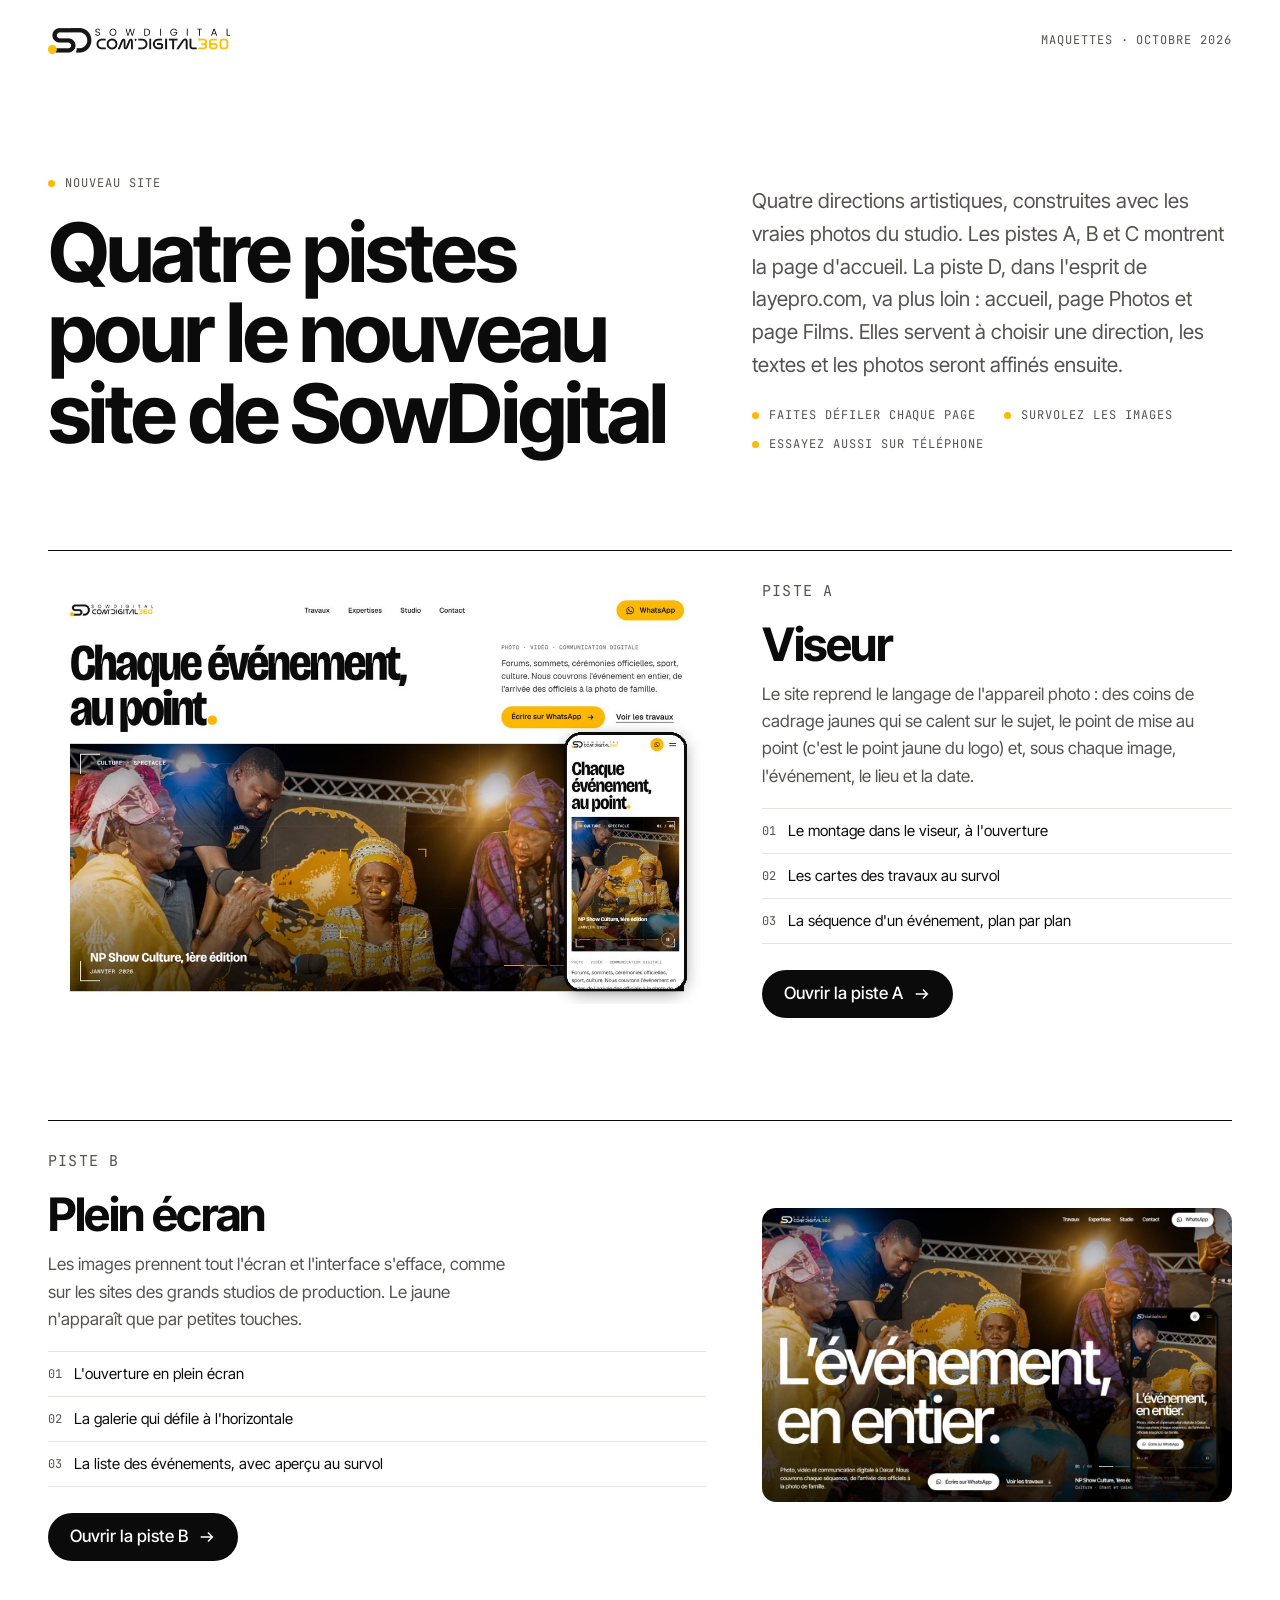
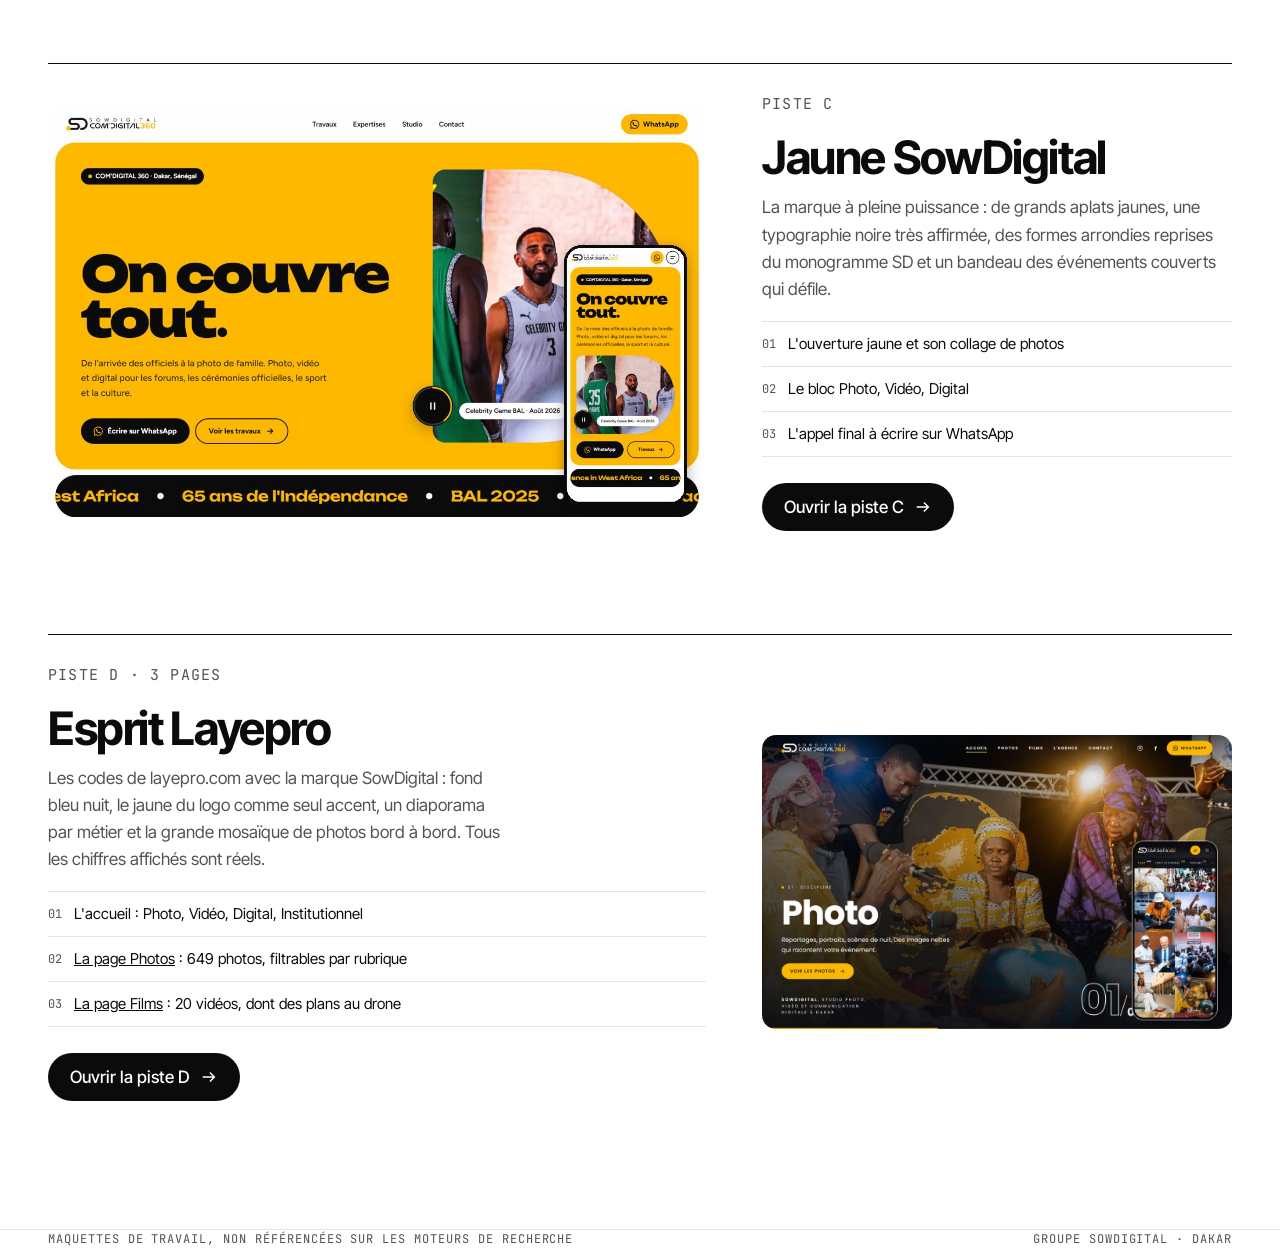
<file: index.html>
<!doctype html>
<html lang="fr">
<head>
<meta charset="utf-8">
<meta name="viewport" content="width=device-width, initial-scale=1">
<meta name="robots" content="noindex, nofollow">
<title>SowDigital · Quatre pistes pour le nouveau site</title>
<meta name="description" content="Quatre directions artistiques pour le nouveau site de SowDigital, construites avec les vraies photos du studio.">
<link rel="icon" href="brand/favicon-32.png" sizes="32x32" type="image/png">
<link rel="apple-touch-icon" href="brand/apple-touch-icon.png">
<link rel="preconnect" href="https://fonts.googleapis.com">
<link rel="preconnect" href="https://fonts.gstatic.com" crossorigin>
<link href="https://fonts.googleapis.com/css2?family=Inter+Tight:wght@400;500;600;700&family=JetBrains+Mono:wght@400;500&display=swap" rel="stylesheet">
<style>
  :root { --ink:#0b0b0b; --ink-2:#55534e; --line:#e6e4df; --bg:#ffffff; --bg-2:#f6f5f2; --sun:#ffb800; }
  * { box-sizing: border-box; }
  html { -webkit-text-size-adjust: 100%; }
  body { margin: 0; background: var(--bg); color: var(--ink); font: 400 17px/1.6 "Inter Tight", system-ui, sans-serif; -webkit-font-smoothing: antialiased; }
  img { display: block; max-width: 100%; height: auto; }
  a { color: inherit; }
  :focus-visible { outline: 2px solid var(--ink); outline-offset: 3px; }
  .wrap { width: 100%; max-width: 1280px; margin: 0 auto; padding: 0 clamp(20px, 4vw, 48px); }
  .mono { font-family: "JetBrains Mono", ui-monospace, monospace; font-size: 12px; letter-spacing: .08em; text-transform: uppercase; color: var(--ink-2); }
  .dot { display: inline-block; width: .6em; height: .6em; border-radius: 50%; background: var(--sun); }
  header.top { display: flex; align-items: center; justify-content: space-between; gap: 16px; padding-top: 28px; }
  header.top img { height: 26px; width: auto; }
  .intro { padding: clamp(56px, 10vw, 120px) 0 clamp(48px, 8vw, 96px); display: grid; gap: 32px; }
  h1 { margin: 0; font-weight: 700; font-size: clamp(40px, 6.4vw, 92px); line-height: .98; letter-spacing: -.035em; max-width: 13ch; text-wrap: balance; }
  .lead { margin: 0; font-size: clamp(18px, 1.6vw, 21px); color: var(--ink-2); max-width: 58ch; text-wrap: pretty; }
  .how { display: flex; flex-wrap: wrap; gap: 10px 28px; margin: 0; padding: 0; list-style: none; }
  .how li { display: flex; align-items: center; gap: 10px; }
  .pistes { display: grid; gap: clamp(56px, 8vw, 104px); padding-bottom: clamp(64px, 10vw, 128px); }
  .piste { display: grid; gap: 28px; align-items: center; border-top: 1px solid var(--ink); padding-top: 28px; }
  .shot { position: relative; display: block; overflow: hidden; border-radius: 14px; background: var(--bg-2); aspect-ratio: 1200 / 750; }
  .shot img { width: 100%; height: 100%; object-fit: cover; transition: transform 1.2s cubic-bezier(.16,1,.3,1); }
  .shot:hover img { transform: scale(1.02); }
  .letter { font-size: clamp(14px, 1.2vw, 15px); }
  h2 { margin: 10px 0 14px; font-weight: 700; font-size: clamp(32px, 3.6vw, 52px); line-height: 1; letter-spacing: -.03em; }
  .piste p { margin: 0 0 18px; color: var(--ink-2); max-width: 46ch; }
  .look { margin: 0 0 26px; padding: 0; list-style: none; border-top: 1px solid var(--line); }
  .look li { padding: 10px 0; border-bottom: 1px solid var(--line); font-size: 15px; display: flex; gap: 12px; }
  .look li span { color: var(--ink-2); font-family: "JetBrains Mono", monospace; font-size: 12px; padding-top: 3px; }
  .btn { display: inline-flex; align-items: center; gap: 10px; min-height: 48px; padding: 0 22px; border-radius: 999px; background: var(--ink); color: #fff; text-decoration: none; font-weight: 500; transition: background-color .3s, color .3s; }
  .btn:hover { background: var(--sun); color: var(--ink); }
  .btn svg { transition: transform .3s; }
  .btn:hover svg { transform: translateX(3px); }
  footer { border-top: 1px solid var(--line); padding: 28px 0 40px; display: flex; flex-wrap: wrap; gap: 12px 32px; justify-content: space-between; }
  @media (min-width: 900px) {
    .intro { grid-template-columns: 7fr 5fr; align-items: end; }
    .piste { grid-template-columns: 7fr 5fr; gap: 56px; }
    .piste:nth-child(even) .shot { order: 2; }
  }
  @media (prefers-reduced-motion: reduce) { * { transition: none !important; } }
</style>
</head>
<body>
<header class="wrap top">
  <img src="brand/logo-dark.png" width="720" height="103" alt="SowDigital">
  <span class="mono">Maquettes · octobre 2026</span>
</header>

<main class="wrap">
  <section class="intro" aria-labelledby="titre">
    <div>
      <p class="mono" style="display:flex;align-items:center;gap:10px;margin:0 0 20px"><span class="dot" aria-hidden="true"></span>Nouveau site</p>
      <h1 id="titre">Quatre pistes pour le nouveau site de SowDigital</h1>
    </div>
    <div style="display:grid;gap:24px">
      <p class="lead">Quatre directions artistiques, construites avec les vraies photos du studio. Les pistes A, B et C montrent la page d'accueil. La piste D, dans l'esprit de layepro.com, va plus loin : accueil, page Photos et page Films. Elles servent à choisir une direction, les textes et les photos seront affinés ensuite.</p>
      <ul class="how mono">
        <li><span class="dot" aria-hidden="true"></span>Faites défiler chaque page</li>
        <li><span class="dot" aria-hidden="true"></span>Survolez les images</li>
        <li><span class="dot" aria-hidden="true"></span>Essayez aussi sur téléphone</li>
      </ul>
    </div>
  </section>

  <div class="pistes">
    <article class="piste" aria-labelledby="pa">
      <a class="shot" href="a-viseur/" tabindex="-1" aria-hidden="true"><img src="apercus/a-viseur.jpg" width="1200" height="750" alt=""></a>
      <div>
        <p class="mono letter">Piste A</p>
        <h2 id="pa">Viseur</h2>
        <p>Le site reprend le langage de l'appareil photo : des coins de cadrage jaunes qui se calent sur le sujet, le point de mise au point (c'est le point jaune du logo) et, sous chaque image, l'événement, le lieu et la date.</p>
        <ul class="look">
          <li><span>01</span>Le montage dans le viseur, à l'ouverture</li>
          <li><span>02</span>Les cartes des travaux au survol</li>
          <li><span>03</span>La séquence d'un événement, plan par plan</li>
        </ul>
        <a class="btn" href="a-viseur/">Ouvrir la piste A <svg width="18" height="18" viewBox="0 0 20 20" fill="none" stroke="currentColor" stroke-width="1.6" aria-hidden="true"><path d="M3 10h13M11 5l5 5-5 5"/></svg></a>
      </div>
    </article>

    <article class="piste" aria-labelledby="pb">
      <a class="shot" href="b-plein-ecran/" tabindex="-1" aria-hidden="true"><img src="apercus/b-plein-ecran.jpg" width="1200" height="750" alt="" loading="lazy"></a>
      <div>
        <p class="mono letter">Piste B</p>
        <h2 id="pb">Plein écran</h2>
        <p>Les images prennent tout l'écran et l'interface s'efface, comme sur les sites des grands studios de production. Le jaune n'apparaît que par petites touches.</p>
        <ul class="look">
          <li><span>01</span>L'ouverture en plein écran</li>
          <li><span>02</span>La galerie qui défile à l'horizontale</li>
          <li><span>03</span>La liste des événements, avec aperçu au survol</li>
        </ul>
        <a class="btn" href="b-plein-ecran/">Ouvrir la piste B <svg width="18" height="18" viewBox="0 0 20 20" fill="none" stroke="currentColor" stroke-width="1.6" aria-hidden="true"><path d="M3 10h13M11 5l5 5-5 5"/></svg></a>
      </div>
    </article>

    <article class="piste" aria-labelledby="pc">
      <a class="shot" href="c-jaune/" tabindex="-1" aria-hidden="true"><img src="apercus/c-jaune.jpg" width="1200" height="750" alt="" loading="lazy"></a>
      <div>
        <p class="mono letter">Piste C</p>
        <h2 id="pc">Jaune SowDigital</h2>
        <p>La marque à pleine puissance : de grands aplats jaunes, une typographie noire très affirmée, des formes arrondies reprises du monogramme SD et un bandeau des événements couverts qui défile.</p>
        <ul class="look">
          <li><span>01</span>L'ouverture jaune et son collage de photos</li>
          <li><span>02</span>Le bloc Photo, Vidéo, Digital</li>
          <li><span>03</span>L'appel final à écrire sur WhatsApp</li>
        </ul>
        <a class="btn" href="c-jaune/">Ouvrir la piste C <svg width="18" height="18" viewBox="0 0 20 20" fill="none" stroke="currentColor" stroke-width="1.6" aria-hidden="true"><path d="M3 10h13M11 5l5 5-5 5"/></svg></a>
      </div>
    </article>

    <article class="piste" aria-labelledby="pd">
      <a class="shot" href="d-layepro/" tabindex="-1" aria-hidden="true"><img src="apercus/d-layepro.jpg" width="1200" height="750" alt="" loading="lazy"></a>
      <div>
        <p class="mono letter">Piste D · 3 pages</p>
        <h2 id="pd">Esprit Layepro</h2>
        <p>Les codes de layepro.com avec la marque SowDigital : fond bleu nuit, le jaune du logo comme seul accent, un diaporama par métier et la grande mosaïque de photos bord à bord. Tous les chiffres affichés sont réels.</p>
        <ul class="look">
          <li><span>01</span>L'accueil : Photo, Vidéo, Digital, Institutionnel</li>
          <li><span>02</span><div><a href="d-layepro/photos/">La page Photos</a> : 649 photos, filtrables par rubrique</div></li>
          <li><span>03</span><div><a href="d-layepro/films/">La page Films</a> : 20 vidéos, dont des plans au drone</div></li>
        </ul>
        <a class="btn" href="d-layepro/">Ouvrir la piste D <svg width="18" height="18" viewBox="0 0 20 20" fill="none" stroke="currentColor" stroke-width="1.6" aria-hidden="true"><path d="M3 10h13M11 5l5 5-5 5"/></svg></a>
      </div>
    </article>
  </div>
</main>

<footer class="wrap mono">
  <span>Maquettes de travail, non référencées sur les moteurs de recherche</span>
  <span>Groupe SowDigital · Dakar</span>
</footer>
</body>
</html>
</file>
